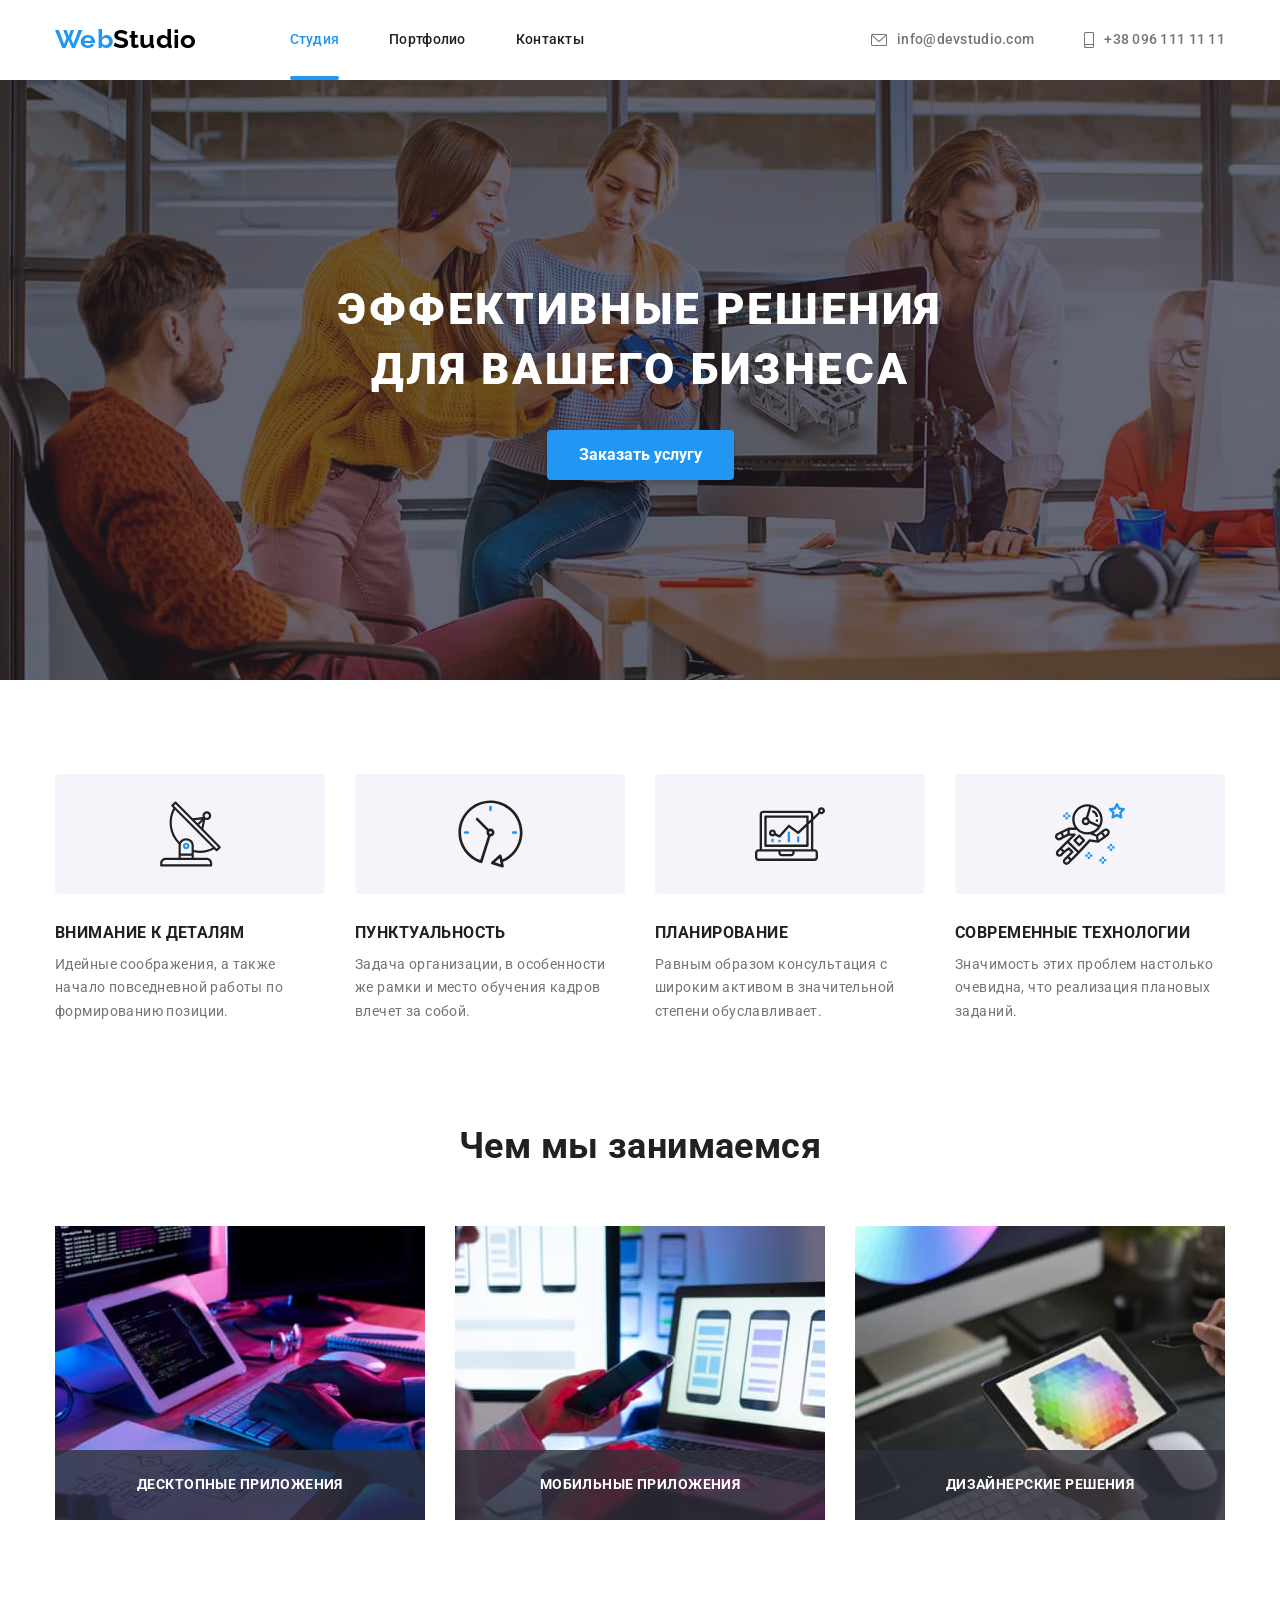
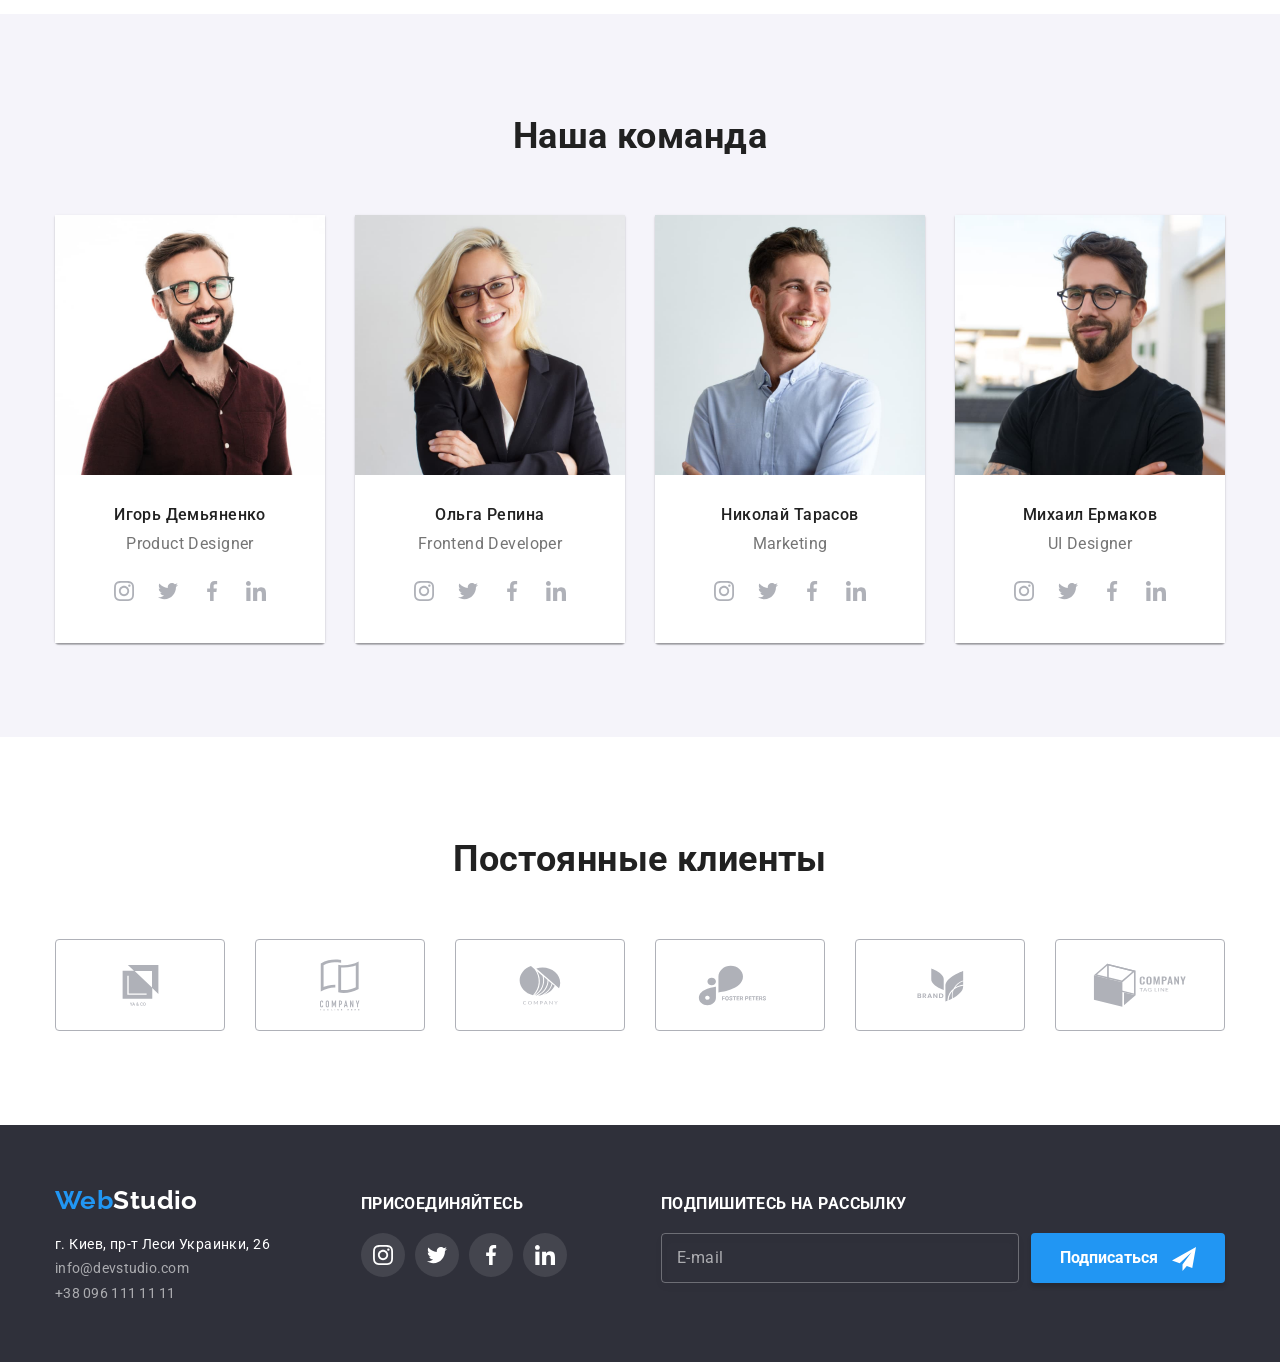
<file: index.html>
<!DOCTYPE html>
<html lang="ru">
  <head>
    <meta charset="UTF-8" />
    <meta http-equiv="X-UA-Compatible" content="IE=edge" />
    <meta name="viewport" content="width=device-width, initial-scale=1.0" />
    <link rel="preconnect" href="https://fonts.googleapis.com" />
    <link rel="preconnect" href="https://fonts.gstatic.com" crossorigin />
    <link
      href="https://fonts.googleapis.com/css2?family=Raleway:wght@700&family=Roboto:wght@400;500;700;900&display=swap"
      rel="stylesheet"
    />
    <link rel="stylesheet" href="https://cdnjs.cloudflare.com/ajax/libs/modern-normalize/1.1.0/modern-normalize.min.css" integrity="sha512-wpPYUAdjBVSE4KJnH1VR1HeZfpl1ub8YT/NKx4PuQ5NmX2tKuGu6U/JRp5y+Y8XG2tV+wKQpNHVUX03MfMFn9Q==" crossorigin="anonymous" referrerpolicy="no-referrer" />
    <link rel="stylesheet" href="./css/style.css">
    <title>Go IT. Д\З №4</title>
  </head>
  <body data-modal-no-scroll>
    <!-- header -->
    <header class="header">
      <div class="container">
        <nav class="header__nav nav">
          <a href="#" class="logo  link"><span>Web</span>Studio</a>
          <ul class="nav__links list">
            <li><a href="#" class="nav__link nav__link-active link">Студия</a></li>
            <li><a href="./portfolio.html" class="nav__link link">Портфолио</a></li>
            <li><a href="#footer" class="nav__link link">Контакты</a></li>
          </ul>
        </nav>
        <ul class="header__contacts contacts list">
          <li>
            <a href="mailto:info@devstudio.com" class="contacts__item link">
              <svg width="16" height="12">
                <use href="./img/sprites2.svg#icon-envelope"></use>
              </svg>
              <span>info@devstudio.com</span>
            </a>
          </li>
          <li>
            <a href="tel:+380961111111" class="contacts__item link">              
              <svg width="10" height="16">
                <use href="./img/sprites2.svg#icon-smartphone"></use>
              </svg>
              <span>+38 096 111 11 11</span>
            </a>
          </li>
        </ul>
      </div>
    </header>
    <!-- /header -->

    <!-- main -->
    <main class="content">
      
        <!-- section first-screen -->
        <section class="first-screen">
          <div class="container">
            <div class="wrapper">
              <h1 class="first-screen__title">
                Эффективные решения для вашего бизнеса
              </h1>
              <button data-modal-open type="button" class="first-screen__btn btn">
                Заказать услугу
              </button>
            </div>
          </div>
        </section>
        <!-- /section first-screen -->

        <!-- section advantages -->
        <section class="advantages">
          <div class="container">
            <h2 class="advantages__title">Приемущества</h2>
            <ul class="advantages__items list">
              <li class="advantages__item">
                <div class="advantages__icon">
                  <svg width="65" height="70" >
                    <use href="./img/sprites2.svg#icon-antenna"></use>
                  </svg>
                </div>
                <h3 class="advantages__subtitle">Внимание к деталям</h3>
                <p class="advantages__text">
                  Идейные соображения, а также начало повседневной работы по
                  формированию позиции.
                </p>
              </li>
              <li class="advantages__item">
                <div class="advantages__icon">
                  <svg width="67" height="70">
                    <use href="./img/sprites2.svg#icon-clock"></use>
                  </svg>
                </div>
                <h3 class="advantages__subtitle">Пунктуальность</h3>
                <p class="advantages__text">
                  Задача организации, в особенности же рамки и место обучения кадров
                  влечет за собой.
                </p>
              </li>
              <li class="advantages__item">
                <div class="advantages__icon">
                  <svg width="70" height="70">
                    <use href="./img/sprites2.svg#icon-diagram"></use>
                  </svg>
                </div>
                <h3 class="advantages__subtitle">Планирование</h3>
                <p class="advantages__text">
                  Равным образом консультация с широким активом в значительной
                  степени обуславливает.
                </p>
              </li>
              <li class="advantages__item">
                <div class="advantages__icon">
                  <svg width="70" height="70">
                    <use href="./img/sprites2.svg#icon-astronaut"></use>
                  </svg>
                </div>
                <h3 class="advantages__subtitle">Современные технологии</h3>
                <p class="advantages__text">
                  Значимость этих проблем настолько очевидна, что реализация
                  плановых заданий.
                </p>
              </li>
            </ul>
          </div>
        </section>
        <!-- /section advantages -->

        <!-- section work -->
        <section class="work">
          <div class="container">
            <h2 class="work__title title__section">Чем мы занимаемся</h2>
            <ul class="work__list list">
              <li class="work__item">
                <div class="box">
                  <img
                    class="work__img"
                    src="./img/desktop.jpg"
                    alt="Рабочее место. Стол, клавиатура, монитор"
                    width="370"
                    height="294"
                  />
                  <p>Десктопные Приложения</p>
                </div>

              </li>
              <li class="work__item">
                <div class="box">
                  <img
                    class="work__img"
                    src="./img/mobile.jpg"
                    alt="Рабочее место. Компьютер с изображением мобильной разработки"
                    width="370"
                    height="294"
                  />
                  <p>Мобильные приложения</p>
                </div>
              </li>
              <li class="work__item">
                <div class="box">
                  <img
                    class="work__img"
                    src="./img/design.jpg"
                    alt="Рабочий процесс. Работа дизайнера на планшете."
                    width="370"
                    height="294"
                  />
                  <p>Дизайнерские решения</p>
                </div>
              </li>
            </ul>
          </div>
        </section>
        <!-- /section work -->

        <!-- sectiom team -->
        <section class="team">
          <div class="container">
            <h2 class="team__title title__section">Наша команда</h2>
            <ul class="team__list list">
              <li class="team__item">
                <img
                  class="team__img"
                  src="./img/img-3.jpg"
                  alt="Фото Игоря Демьяненко"
                  width="270"
                  height="260"
                />
                <div class="box">
                  <h3 class="team__subtitle">Игорь Демьяненко</h3>
                  <p class="team__text">Product Designer</p>
                  <ul class="social-list list">
                    <li class="social-list__item">
                      <a href="#" class="social-link link">
                        <svg width="20" height="20">
                          <use href="./img/sprites2.svg#icon-instagram"></use>
                        </svg>
                      </a>
                    </li>
                    <li class="social-list__item">
                      <a href="#" class="social-link link">
                        <svg width="20" height="20">
                          <use href="./img/sprites2.svg#icon-twitter"></use>
                        </svg>
                      </a>
                    </li>
                    <li class="social-list__item">
                      <a href="#" class="social-link link">
                        <svg width="20" height="20">
                          <use href="./img/sprites2.svg#icon-facebook"></use>
                        </svg>
                      </a>
                    </li>
                    <li class="social-list__item">
                      <a href="#" class="social-link link">
                        <svg width="20" height="20">
                          <use href="./img/sprites2.svg#icon-linkedin"></use>
                        </svg>
                      </a>
                    </li>
                  </ul>
                </div>
              </li>
              <li class="team__item">
                <img
                  class="team__img"
                  src="./img/img-2.jpg"
                  alt="Фото Ольги Репиной"
                  width="270"
                  height="260"
                />
                <div class="box">
                  <h3 class="team__subtitle">Ольга Репина</h3>
                  <p class="team__text">Frontend Developer</p>
                  <ul class="social-list list">
                    <li class="social-list__item">
                      <a href="#" class="social-link link">
                        <svg width="20" height="20">
                          <use href="./img/sprites2.svg#icon-instagram"></use>
                        </svg>
                      </a>
                    </li>
                    <li class="social-list__item">
                      <a href="#" class="social-link link">
                        <svg width="20" height="20">
                          <use href="./img/sprites2.svg#icon-twitter"></use>
                        </svg>
                      </a>
                    </li>
                    <li class="social-list__item">
                      <a href="#" class="social-link link">
                        <svg width="20" height="20">
                          <use href="./img/sprites2.svg#icon-facebook"></use>
                        </svg>
                      </a>
                    </li>
                    <li class="social-list__item">
                      <a href="#" class="social-link link">
                        <svg width="20" height="20">
                          <use href="./img/sprites2.svg#icon-linkedin"></use>
                        </svg>
                      </a>
                    </li>
                  </ul>
                </div>
              </li>
              <li class="team__item">
                <img
                  class="team__img"
                  src="./img/img-1.jpg"
                  alt="Фото Николая Тарасова"
                  width="270"
                  height="260"
                />
                <div class="box">
                  <h3 class="team__subtitle">Николай Тарасов</h3>
                  <p class="team__text">Marketing</p>                  
                  <ul class="social-list list">
                    <li class="social-list__item">
                      <a href="#" class="social-link link">
                        <svg width="20" height="20">
                          <use href="./img/sprites2.svg#icon-instagram"></use>
                        </svg>
                      </a>
                    </li>
                    <li class="social-list__item">
                      <a href="#" class="social-link link">
                        <svg width="20" height="20">
                          <use href="./img/sprites2.svg#icon-twitter"></use>
                        </svg>
                      </a>
                    </li>
                    <li class="social-list__item">
                      <a href="#" class="social-link link">
                        <svg width="20" height="20">
                          <use href="./img/sprites2.svg#icon-facebook"></use>
                        </svg>
                      </a>
                    </li>
                    <li class="social-list__item">
                      <a href="#" class="social-link link">
                        <svg width="20" height="20">
                          <use href="./img/sprites2.svg#icon-linkedin"></use>
                        </svg>
                      </a>
                    </li>
                  </ul>
                </div>
              </li>
              <li class="team__item">
                <img
                  class="team__img"
                  src="./img/img.jpg"
                  alt="Фото Михаила Ермакова"
                  width="270"
                  height="260"
                />
                <div class="box">
                  <h3 class="team__subtitle">Михаил Ермаков</h3>
                  <p class="team__text">UI Designer</p>
                  <ul class="social-list list">
                    <li class="social-list__item">
                      <a href="#" class="social-link link">
                        <svg width="20" height="20">
                          <use href="./img/sprites2.svg#icon-instagram"></use>
                        </svg>
                      </a>
                    </li>
                    <li class="social-list__item">
                      <a href="#" class="social-link link">
                        <svg width="20" height="20">
                          <use href="./img/sprites2.svg#icon-twitter"></use>
                        </svg>
                      </a>
                    </li>
                    <li class="social-list__item">
                      <a href="#" class="social-link link">
                        <svg width="20" height="20">
                          <use href="./img/sprites2.svg#icon-facebook"></use>
                        </svg>
                      </a>
                    </li>
                    <li class="social-list__item">
                      <a href="#" class="social-link link">
                        <svg width="20" height="20">
                          <use href="./img/sprites2.svg#icon-linkedin"></use>
                        </svg>
                      </a>
                    </li>
                  </ul>
                </div>
              </li>
            </ul>
          </div>
        </section>
        <!-- /section team -->

        <!-- section clients -->
        <section class="clients">
          <div class="container">
            <h2 class="clients__title title__section">Постоянные клиенты</h2>
            <ul class="clients-list list">
              <li class="clients-list__item">
                <a href="#" class="clients-list__link link">
                  <svg width="41" height="47">
                    <use href="./img/sprites2.svg#icon-company1"></use>
                  </svg>
                </a>
              </li>
              <li class="clients-list__item">
                <a href="#" class="clients-list__link link">
                  <svg width="40" height="52">
                    <use href="./img/sprites2.svg#icon-company2"></use>
                  </svg>
                </a>
              </li>
              <li class="clients-list__item">
                <a href="#" class="clients-list__link link">
                  <svg width="44" height="42">
                    <use href="./img/sprites2.svg#icon-company3"></use>
                  </svg>
                </a>
              </li>
              <li class="clients-list__item">
                <a href="#" class="clients-list__link link">
                  <svg width="85" height="41">
                    <use href="./img/sprites2.svg#icon-company4"></use>
                  </svg>
                </a>
              </li>
              <li class="clients-list__item">
                <a href="#" class="clients-list__link link">
                  <svg width="63" height="46">
                    <use href="./img/sprites2.svg#icon-company5"></use>
                  </svg>
                </a>
              </li>
              <li class="clients-list__item">
                <a href="#" class="clients-list__link link">
                  <svg width="94" height="44">
                    <use href="./img/sprites2.svg#icon-company6"></use>
                  </svg>
                </a>
              </li>
            </ul>
          </div>
        </section>
        <!-- /section clients -->
    </main>
    <!-- /main -->

    <!-- footer -->
    <footer class="footer" id="footer">
      <div class="container">
        <div class="footer__address">
          <a href="#" class="logo  link"><span>Web</span>Studio</a>
          <address class="address">
            <a href="#" class="address__location  link">г. Киев, пр-т Леси Украинки, 26</a>
            <ul class="contacts list">
              <li>
                <a class="contacts__item  link" href="mailto:info@devstudio.com">info@devstudio.com</a>
              </li>
              <li>
                <a class="contacts__item  link" href="tel:+380961111111">+38 096 111 11 11</a>
              </li>
            </ul>
          </address>
        </div>
        <div class="footer__social social">
          <p>Присоединяйтесь</p>
          <ul class="social-list list">
            <li class="social-list__item">
              <a href="#" class="social-link link">
                <svg width="20" height="20">
                  <use href="./img/sprites2.svg#icon-instagram"></use>
                </svg>
              </a>
            </li>
            <li class="social-list__item">
              <a href="#" class="social-link link">
                <svg width="20" height="20">
                  <use href="./img/sprites2.svg#icon-twitter"></use>
                </svg>
              </a>
            </li>
            <li class="social-list__item">
              <a href="#" class="social-link link">
                <svg width="20" height="20">
                  <use href="./img/sprites2.svg#icon-facebook"></use>
                </svg>
              </a>
            </li>
            <li class="social-list__item">
              <a href="#" class="social-link link">
                <svg width="20" height="20">
                  <use href="./img/sprites2.svg#icon-linkedin"></use>
                </svg>
              </a>
            </li>
          </ul>
        </div>

        <!-- form -->
        <div class="footer__form">
          <p>Подпишитесь на рассылку</p>
          <form action="#" class="form-footer">
            <div class="form-footer__field">
              <input type="email" name="subscribe" placeholder="E-mail" id="subscribe" class="form-footer__input">
              <label for="subscribe">E-mail</label>
            </div>
            <div class="form__fild">
              <button type="submit" class="form-footer__btn btn">
                <span>Подписаться</span>
                <svg width="24" height="24" class="send">
                  <use href="./img/sprites2.svg#icon-send"></use>
                </svg>
              </button>
            </div>
          </form>
        </div>
      </div>
    </footer>
    <!-- /footer -->


    <!-- modal window -->
    <div data-modal class="bakdrop is-hidden">
      <div class="modal">
        <button data-modal-close type="button" class="close"></button>
        <strong>Оставьте свои данные, мы вам перезвоним</strong>
        <form action="#" class="form-modal">
          <label class="form-modal__label">
            <span>Имя</span>
            <input type="text" class="form-modal__input" name="name" id="text">
            <svg width="12" height="12" class="icon-name">
              <use href="./img/sprites2.svg#icon-name"></use>
            </svg>
          </label>


          <label class="form-modal__label">
            <span>Телефон</span>
            <input type="tel" class="form-modal__input" name="phone" id="tel">
            <svg width="13" height="13" class="icon-phone">
              <use href="./img/sprites2.svg#icon-phone"></use>
            </svg>
          </label>

          <label for="mail" class="form-modal__label">
            <span>Почта</span>
            <input type="email" class="form-modal__input" name="Email" id="mail">
            <svg width="15" height="12" class="icon-mail">
              <use href="./img/sprites2.svg#icon-mail"></use>
            </svg>
          </label>

          <label class="form-modal__label">
            <span>Комментарий</span>
            <textarea class="form-modal__text" id="textarea" name="mesSage" placeholder="Введите текст"></textarea>
          </label>

          <div class="form-modal__field">
            <input type="checkbox" class="form-modal__checkbox" id="checkbox">
            <label for="checkbox" class="form-modal__label">Соглашаюсь с рассылкой и принимаю <a href="#">Условия договора</a></label>
          </div>

          <button type="submit" class="form-modal__btn btn">Отправить</button></form>
      </div>
    </div>
    <!-- /modal window -->

  <script src="./js/modal.js"></script>
  </body>
</html>
</file>
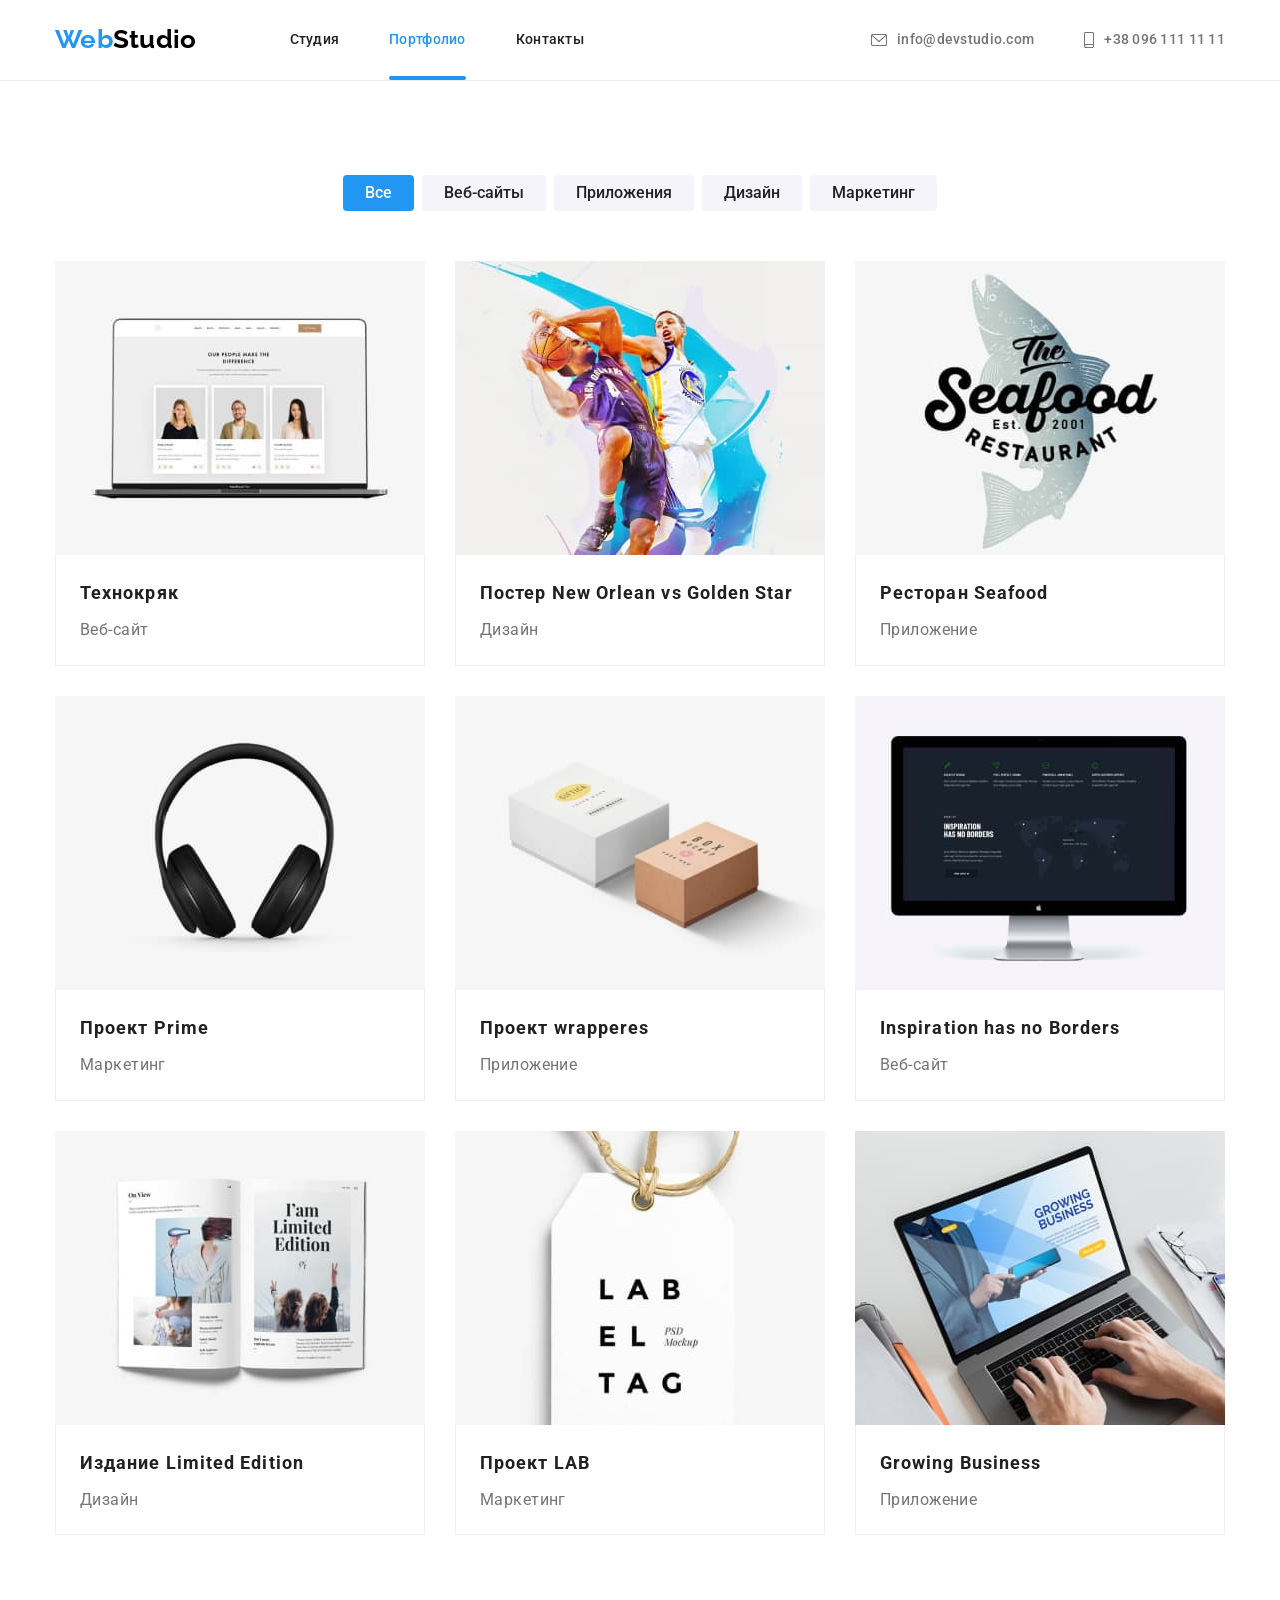
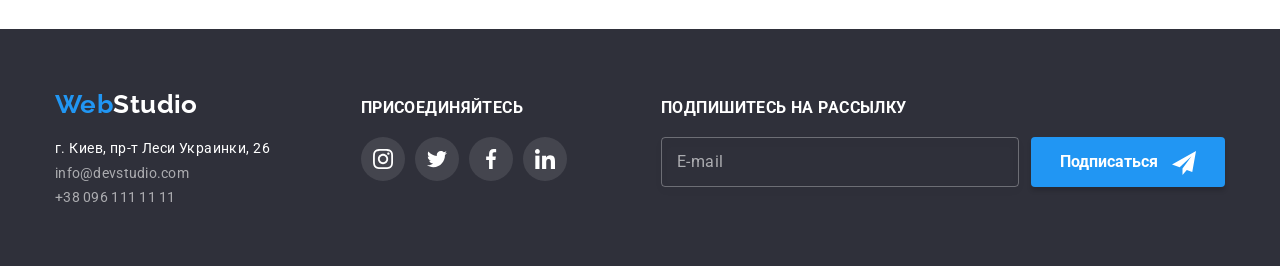
<file: portfolio.html>
<!DOCTYPE html>
<html lang="ru">
  <head>
    <meta charset="UTF-8" />
    <meta http-equiv="X-UA-Compatible" content="IE=edge" />
    <meta name="viewport" content="width=device-width, initial-scale=1.0" />
    <link rel="preconnect" href="https://fonts.googleapis.com" />
    <link rel="preconnect" href="https://fonts.gstatic.com" crossorigin />
    <link
      href="https://fonts.googleapis.com/css2?family=Raleway:wght@700&family=Roboto:wght@400;500;700;900&display=swap"
      rel="stylesheet"
    />
    <link rel="stylesheet" href="https://cdnjs.cloudflare.com/ajax/libs/modern-normalize/1.1.0/modern-normalize.min.css" integrity="sha512-wpPYUAdjBVSE4KJnH1VR1HeZfpl1ub8YT/NKx4PuQ5NmX2tKuGu6U/JRp5y+Y8XG2tV+wKQpNHVUX03MfMFn9Q==" crossorigin="anonymous" referrerpolicy="no-referrer" />
    <link rel="stylesheet" href="./css/style.css">
    <title>Go IT. Д\З №4</title>
  </head>
  <body>
    <!-- header -->
    <header class="header">
      <div class="container">
        <nav class="header__nav nav">
          <a href="#" class="logo  link"><span>Web</span>Studio</a>
          <ul class="nav__links list">
            <li><a href="./index.html" class="nav__link link">Студия</a></li>
            <li><a href="#" class="nav__link nav__link-active link">Портфолио</a></li>
            <li><a href="#footer" class="nav__link link">Контакты</a></li>
          </ul>
        </nav>
        <ul class="header__contacts contacts list">
          <li>
            <a href="mailto:info@devstudio.com" class="contacts__item link">
              <svg width="16" height="12">
                <use href="./img/sprites2.svg#icon-envelope"></use>
              </svg>
              <span>info@devstudio.com</span>
            </a>
          </li>
          <li>
            <a href="tel:+380961111111" class="contacts__item link">              
              <svg width="10" height="16">
                <use href="./img/sprites2.svg#icon-smartphone"></use>
              </svg>
              <span>+38 096 111 11 11</span>
            </a>
          </li>
        </ul>
      </div>
    </header>
    <!-- /header -->

    <!-- main -->
    <main class="content">
        <section class="section-portfolio">
          <div class="container">
            <h1 class="tittle">Портфолио</h1>
            <ul class="filter-list list">
              <li class="filter-list__item">
                <button type="button" class="filter-list__btn btn btn--active">Все</button>
              </li>
              <li class="filter-list__item">
                <button type="button" class="filter-list__btn btn">Веб-сайты</button>
              </li>
              <li class="filter-list__item">
                <button type="button" class="filter-list__btn btn">Приложения</button>
              </li>
              <li class="filter-list__item">
                <button type="button" class="filter-list__btn btn">Дизайн</button>
              </li>
              <li class="filter-list__item">
                <button type="button" class="filter-list__btn btn">Маркетинг</button>
              </li>
            </ul>

            <ul class="content-list list">
              <li class="item">
                <a href="#" class="item__link link">
                  <div class="wrapper">
                    <img src="./img/portfolio/img.jpg" alt="Отктырый ноутбук" class="item__img" width="370">
                    <p>Технокряк это современная площадка распространения коронавируса. Компании используют эту платформу для цифрового шпионажа и атак на защищённые сервера конкурентов.</p>
                  </div>
                  <div class="item__wrapper">
                    <h2 class="item__tittle">Технокряк</h2>
                    <p class="item__text">Веб-сайт</p>
                  </div>
                </a>
              </li>
              <li class="item">
                <a href="#" class="item__link link">
                  <div class="wrapper">
                    <img src="./img/portfolio/img(1).jpg" alt="Постер с баскетколистами" class="item__img" width="370">
                    <p>Технокряк это современная площадка распространения коронавируса. Компании используют эту платформу для цифрового шпионажа и атак на защищённые сервера конкурентов.</p>
                  </div>
                  <div class="item__wrapper">
                    <h2 class="item__tittle">Постер New Orlean vs Golden Star</h2>
                    <p class="item__text">Дизайн</p>
                  </div>
                </a>
              </li>
              <li class="item">
                <a href="#" class="item__link link">
                  <div class="wrapper">
                    <img src="./img/portfolio/img(2).jpg" alt="Эмблема ресторана" class="item__img" width="370">
                    <p>Технокряк это современная площадка распространения коронавируса. Компании используют эту платформу для цифрового шпионажа и атак на защищённые сервера конкурентов.</p>
                  </div>
                  <div class="item__wrapper">
                    <h2 class="item__tittle">Ресторан Seafood</h2>
                    <p class="item__text">Приложение</p>
                  </div>
                </a>
              </li>
              <li class="item">
                <a href="#" class="item__link link">
                  <div class="wrapper">
                    <img src="./img/portfolio/img(3).jpg" alt="Наушники" class="item__img" width="370">
                    <p>Технокряк это современная площадка распространения коронавируса. Компании используют эту платформу для цифрового шпионажа и атак на защищённые сервера конкурентов.</p>
                  </div>
                  <div class="item__wrapper">
                    <h2 class="item__tittle">Проект Prime</h2>
                    <p class="item__text">Маркетинг</p>
                  </div>
                </a>
              </li>
              <li class="item">
                <a href="#" class="item__link link">
                  <div class="wrapper">
                    <img src="./img/portfolio/img(4).jpg" alt="Две коробочки" class="item__img" width="370">
                    <p>Технокряк это современная площадка распространения коронавируса. Компании используют эту платформу для цифрового шпионажа и атак на защищённые сервера конкурентов.</p>
                  </div>
                  <div class="item__wrapper">
                    <h2 class="item__tittle">Проект wrapperes</h2>
                    <p class="item__text">Приложение</p>
                  </div>
                </a>
              </li>
              <li class="item">
                <a href="#" class="item__link link">
                  <div class="wrapper">
                    <img src="./img/portfolio/img(5).jpg" alt="Монитор Компьютера" class="item__img" width="370">
                    <p>Технокряк это современная площадка распространения коронавируса. Компании используют эту платформу для цифрового шпионажа и атак на защищённые сервера конкурентов.</p>
                  </div>
                  <div class="item__wrapper">
                    <h2 class="item__tittle">Inspiration has no Borders</h2>
                    <p class="item__text">Веб-сайт</p>
                  </div>
                </a>
              </li>
              <li class="item">
                <a href="#" class="item__link link">
                  <div class="wrapper">
                    <img src="./img/portfolio/img(6).jpg" alt="Журнал" class="item__img" width="370">
                    <p>Технокряк это современная площадка распространения коронавируса. Компании используют эту платформу для цифрового шпионажа и атак на защищённые сервера конкурентов.</p>
                  </div>
                  <div class="item__wrapper">
                    <h2 class="item__tittle">Издание Limited Edition</h2>
                    <p class="item__text">Дизайн</p>
                  </div>
                </a>
              </li>
              <li class="item">
                <a href="#" class="item__link link">
                  <div class="wrapper">
                    <img src="./img/portfolio/img(7).jpg" alt="Бирка проетка" class="item__img" width="370">
                    <p>Технокряк это современная площадка распространения коронавируса. Компании используют эту платформу для цифрового шпионажа и атак на защищённые сервера конкурентов.</p>
                  </div>
                  <div class="item__wrapper">
                    <h2 class="item__tittle">Проект LAB</h2>
                    <p class="item__text">Маркетинг</p>
                  </div>
                </a>
              </li>
              <li class="item">
                <a href="#" class="item__link link">
                  <div class="wrapper">
                    <img src="./img/portfolio/img(8).jpg" alt="Ноутбук на столе" class="item__img" width="370">
                    <p>Технокряк это современная площадка распространения коронавируса. Компании используют эту платформу для цифрового шпионажа и атак на защищённые сервера конкурентов.</p>
                  </div>
                  <div class="item__wrapper">
                    <h2 class="item__tittle">Growing Business</h2>
                    <p class="item__text">Приложение</p>
                  </div>
                </a>
              </li>
            </ul>
          </div>
        </section>
    </main>
    <!-- /main -->

    <!-- footer -->
    <footer class="footer" id="footer">
      <div class="container">
        <div class="footer__address">
          <a href="#" class="logo  link"><span>Web</span>Studio</a>
          <address class="address">
            <a href="#" class="address__location  link">г. Киев, пр-т Леси Украинки, 26</a>
            <ul class="contacts list">
              <li>
                <a class="contacts__item  link" href="mailto:info@devstudio.com">info@devstudio.com</a>
              </li>
              <li>
                <a class="contacts__item  link" href="tel:+380961111111">+38 096 111 11 11</a>
              </li>
            </ul>
          </address>
        </div>
        <div class="footer__social social">
          <p>Присоединяйтесь</p>
          <ul class="social-list list">
            <li class="social-list__item">
              <a href="#" class="social-link link">
                <svg width="20" height="20">
                  <use href="./img/sprites2.svg#icon-instagram"></use>
                </svg>
              </a>
            </li>
            <li class="social-list__item">
              <a href="#" class="social-link link">
                <svg width="20" height="20">
                  <use href="./img/sprites2.svg#icon-twitter"></use>
                </svg>
              </a>
            </li>
            <li class="social-list__item">
              <a href="#" class="social-link link">
                <svg width="20" height="20">
                  <use href="./img/sprites2.svg#icon-facebook"></use>
                </svg>
              </a>
            </li>
            <li class="social-list__item">
              <a href="#" class="social-link link">
                <svg width="20" height="20">
                  <use href="./img/sprites2.svg#icon-linkedin"></use>
                </svg>
              </a>
            </li>
          </ul>
        </div>

        <!-- form -->
        <div class="footer__form">
          <p>Подпишитесь на рассылку</p>
          <form action="#" class="form-footer">
            <div class="form-footer__field">
              <input type="email" name="subscribe" placeholder="E-mail" id="subscribe" class="form-footer__input">
              <label for="subscribe">E-mail</label>
            </div>
            <div class="form__fild">
              <button type="submit" class="form-footer__btn btn">
                <span>Подписаться</span>
                <svg width="24" height="24" class="send">
                  <use href="./img/sprites2.svg#icon-send"></use>
                </svg>
              </button>
            </div>
          </form>
        </div>
      </div>
    </footer>
    <!-- /footer -->
  </body>
</html>
</file>
<file: css/style.css>
:root {
  --primaryColor: #212121;
  --secondaryColor: #757575;
  --activeColor: #2196f3;
  --sectionBg: #2f303a;
  --btnBg: #f5f4fa;
  --colorText: #ffffff;
}
body {
  margin: 0;

  color: var(--primaryColor);

  font-family: Roboto, sans-serif;
  font-weight: 400;
  font-size: 14px;
  letter-spacing: 0.03em;
}
h1,
h2,
h3,
h4,
h5,
h6,
p {
  padding: 0;
  margin: 0;
}
img {
  max-width: 100%;
  height: auto;
  display: block;
}
.list {
  list-style: none;
  padding: 0;
  margin: 0;
}
.container {
  width: 1200px;
  margin: 0 auto;
  padding: 0 15px;
}
.link {
  text-decoration: none;
  color: var(--primaryColor);
}
.btn {
  color: var(--colorText);
  background-color: var(--activeColor);
  font-size: 16px;
  line-height: 1.9;
  font-weight: 700;

  border-radius: 4px;
  border: none;
  padding: 0;
  cursor: pointer;

  box-shadow: 0px 4px 4px rgba(0, 0, 0, 0.15);
  transition: color 0.25s cubic-bezier(0.4, 0, 0.2, 1),
    background-color 0.25s cubic-bezier(0.4, 0, 0.2, 1),
    box-shadow 0.25s cubic-bezier(0.4, 0, 0.2, 1);
}
.btn--active {
  color: var(--colorText) !important;
  background-color: var(--activeColor) !important;
}
.title__section {
  font-size: 36px;
  font-weight: 700;
  line-height: 1.6;
  text-align: center;
}

/* Шапка сайта */
.header,
.contacts__item {
  font-weight: 500;
  line-height: 1.14;
  letter-spacing: 0.02em;
}
.header .container {
  display: flex;
}

/* Навигация */
.logo {
  color: #000000;

  font-family: Raleway;
  font-weight: 700;
  font-size: 26px;
  line-height: 1.2;

  margin-right: 93px;
  padding: 24px 0px;
}
.logo span {
  color: var(--activeColor);
}
.nav {
  display: flex;
  align-items: center;
}
.nav__links {
  display: flex;
}
.nav__links li:not(:last-child) {
  margin-right: 50px;
}
.nav__link {
  position: relative;

  font-weight: 500;
  line-height: 1.14;
  letter-spacing: 0.02em;
  padding: 32px 0px;
  display: block;
  transition: color 0.25s cubic-bezier(0.4, 0, 0.2, 1);
}
.nav__link-active::after {
  content: "";

  position: absolute;
  bottom: 0;
  left: 0;

  width: 100%;
  height: 4px;
  background: #2196f3;
  border-radius: 2px;
}
.nav__link:hover,
.nav__link:focus,
.nav__link-active,
.address__location:hover,
.contacts .contacts__item:hover,
.contacts .contacts__item:focus,
.address__location:focus {
  color: var(--activeColor);
}

/* Контакты */
.contacts {
  display: flex;
  margin-left: auto;
}
.contacts__item {
  color: var(--secondaryColor);
  display: flex;
  align-items: center;
  padding: 32px 0;
  transition: color 0.25s cubic-bezier(0.4, 0, 0.2, 1);
}
.contacts__item svg {
  margin-right: 10px;
}
.contacts li:last-child {
  margin-left: 50px;
}
.header__contacts .contacts__item svg {
  fill: var(--secondaryColor);
  transition: fill 0.25s cubic-bezier(0.4, 0, 0.2, 1);
}
.header__contacts .contacts__item:hover svg,
.header__contacts .contacts__item:focus svg {
  fill: var(--activeColor);
}

/* --- Студия --- */

/* --- first-screen */

.first-screen {
  background-color: var(--sectionBg);
  background-image: linear-gradient(
      rgba(47, 48, 58, 0.4),
      rgba(47, 48, 58, 0.4)
    ),
    url(../img/bg.jpg);
  text-align: center;
  height: 600px;
  max-width: 1600px;
  margin: 0 auto;
}
.first-screen .container {
  display: flex;
  justify-content: center;
  align-items: center;
  height: 100%;
}
.wrapper {
  width: 696px;
}
.first-screen__title {
  color: var(--colorText);
  font-size: 44px;
  font-weight: 900;
  line-height: 1.36;
  letter-spacing: 0.06em;
  text-transform: uppercase;

  margin-bottom: 30px;
}
.first-screen__btn {
  padding: 10px 32px;
}
.first-screen__btn:hover {
  color: var(--activeColor);
  background-color: var(--btnBg);
}

/* --- advantages */

.advantages {
  padding-top: 94px;
  padding-bottom: 47px;
}
.advantages__title {
  font-size: 0px;
}
.advantages__items {
  display: flex;
}
.advantages__item {
  width: 270px;
}
.advantages__icon {
  display: flex;
  justify-content: center;
  align-items: center;
  margin-bottom: 30px;
  height: 120px;
  background-color: var(--btnBg);
  border-radius: 4px;
}

.advantages__item:not(:last-child) {
  margin-right: 30px;
}
.advantages__subtitle {
  color: var(--primaryColor);
  font-weight: 700;
  line-height: 1.14;
  text-transform: uppercase;
  margin-bottom: 10px;
}
.advantages__text {
  color: var(--secondaryColor);
  line-height: 1.7;
}

/* --- work */

.work {
  padding-top: 47px;
  padding-bottom: 94px;
}
.work__title {
  margin-bottom: 50px;
}
.work__list {
  display: flex;
  margin: -15px;
}
.work__item {
  margin: 15px;
}
.work__item .box {
  position: relative;
  width: 100%;
  height: 100%;
}
.work__item .box p {
  position: absolute;
  bottom: 0;

  display: flex;
  justify-content: center;
  align-items: center;

  font-weight: 700;
  font-size: 14px;
  line-height: 1.14;
  text-transform: uppercase;
  color: var(--colorText);

  width: 370px;
  height: 70px;
  background: rgba(47, 48, 58, 0.8);
}

/* --- team */

.team {
  background-color: var(--btnBg);
  padding: 94px 0px;
}
.team__title {
  margin-bottom: 50px;
}
.team__list {
  display: flex;
  margin: -15px;
}
.team__item {
  text-align: center;
  margin: 15px;
  box-shadow: 0px 1px 3px rgba(0, 0, 0, 0.12), 0px 1px 1px rgba(0, 0, 0, 0.14),
    0px 2px 1px rgba(0, 0, 0, 0.2);
  border-radius: 0px 0px 4px 4px;
}
.team__item .box {
  padding: 30px 32px;
  background-color: var(--colorText);
}
.team__subtitle {
  font-size: 16px;
  line-height: 1.19;
  font-weight: 500;
  margin-bottom: 10px;
}
.team__text {
  color: var(--secondaryColor);
  font-size: 16px;
  line-height: 1.2;
  margin-bottom: 16px;
}
.social-list {
  display: flex;
  justify-content: center;
  align-items: center;
}
.social-list__item a {
  width: 44px;
  height: 44px;
  border-radius: 50%;
  display: flex;
  justify-content: center;
  align-items: center;
  transition: color 0.25s cubic-bezier(0.4, 0, 0.2, 1),
    background-color 0.25s cubic-bezier(0.4, 0, 0.2, 1);
}
.social-list__item a:hover,
.social-list__item a:focus,
.footer .social-list__item a:hover,
.footer .social-list__item a:focus {
  background-color: var(--activeColor);
}
.social-list__item svg {
  fill: #afb1b8;
  transition: fill 0.25s cubic-bezier(0.4, 0, 0.2, 1);
}
.social-list .social-list__item a:hover svg,
.social-link:focus svg {
  fill: var(--colorText);
}
.clients-list {
  display: flex;
}

/* --- clients */

.clients {
  padding: 94px 0px;
}
.clients__title {
  margin-bottom: 50px;
}
.clients-list__item {
  width: 170px;
  height: 92px;
  border: 1px solid #afb1b8;
  border-radius: 4px;
}
.clients-list__item a {
  width: 100%;
  height: 100%;
  display: flex;
  justify-content: center;
  align-items: center;

  transition: border 0.25s cubic-bezier(0.4, 0, 0.2, 1);
}
.clients-list__item:hover,
.clients-list__link:focus {
  border: 1px solid var(--activeColor);
}
.clients-list__item svg {
  fill: #afb1b8;

  transition: fill 0.25s cubic-bezier(0.4, 0, 0.2, 1);
}
.clients-list .clients-list__item:hover svg,
.clients-list__link:focus svg {
  fill: var(--activeColor);

  transition: fill 0.25s cubic-bezier(0.4, 0, 0.2, 1);
}
.clients-list__item:not(:last-child) {
  margin-right: 30px;
}

/* --- Portfollio --- */

.section-portfolio {
  border-top: 1px solid #ececec;
  padding: 94px 0px;
}
.section-portfolio .tittle {
  font-size: 0;
}
.filter-list {
  display: flex;
  justify-content: center;

  margin-bottom: 50px;
}
.filter-list__item:not(:last-child) {
  margin-right: 8px;
}
.filter-list__btn {
  display: inline-block;
  color: var(--primaryColor);
  background-color: var(--btnBg);
  font-family: inherit;
  font-weight: 500;
  line-height: 1.5;
  text-align: center;
  box-shadow: none;
  padding: 6px 22px;
}
.filter-list__btn:hover,
.filter-list__btn:focus {
  background-color: var(--activeColor);
  color: var(--colorText);
  box-shadow: 0px 3px 1px rgba(0, 0, 0, 0.1), 0px 1px 2px rgba(0, 0, 0, 0.08),
    0px 2px 2px rgba(0, 0, 0, 0.12);
}
.filter-list__btn.btn-active {
  color: var(--colorText);
}
.content-list {
  display: flex;
  flex-wrap: wrap;
  margin: -15px;
}
.item {
  margin: 15px;
  transition: box-shadow 0.25s cubic-bezier(0.4, 0, 0.2, 1);
}
.item:hover {
  box-shadow: 0px 1px 1px rgba(0, 0, 0, 0.12), 0px 4px 4px rgba(0, 0, 0, 0.06),
    1px 4px 6px rgba(0, 0, 0, 0.16);
}
.item:hover .wrapper::before,
.item__link:focus .wrapper::before,
.item:hover .wrapper > p,
.item__link:focus .wrapper > p {
  opacity: 1;
  transform: translateY(0%);
  overflow: auto;
}
.item__link {
  display: inline-block;
  position: relative;
}
.item__link:focus {
  box-shadow: 0px 1px 1px rgba(0, 0, 0, 0.12), 0px 4px 4px rgba(0, 0, 0, 0.06),
    1px 4px 6px rgba(0, 0, 0, 0.16);
}
.item__link .wrapper {
  position: relative;
  width: 100%;
  height: 100%;
  overflow: hidden;
}
.item__link .wrapper::before {
  content: "";
  position: absolute;
  top: 0;
  right: 0;
  bottom: 100%;

  width: 100%;
  height: 100%;
  background-color: rgba(33, 150, 243, 0.9);
  opacity: 0;

  transform: translateY(100%);
  /* transition-property: opasity, transform; */
  transition: 0.25s linear;
}
.wrapper > p {
  position: absolute;
  top: 0;
  right: 0;

  width: 100%;
  height: 100%;
  padding: 60px 24px;
  font-size: 18px;
  line-height: 1.6;
  color: var(--colorText);

  opacity: 0;
  transform: translateY(100%);
  transition-property: opasity, transform;
  transition: 0.25s linear;
}

.item__wrapper {
  padding: 20px 24px;
  border-left: 1px solid #eeeeee;
  border-right: 1px solid #eeeeee;
  border-bottom: 1px solid #eeeeee;
}
.item__tittle {
  font-size: 18px;
  line-height: 2;
  letter-spacing: 0.06em;
  margin-bottom: 4px;
}
.item__text {
  color: var(--secondaryColor);

  font-size: 16px;
  line-height: 1.86;
}

/* --- Footer */

.footer {
  background-color: var(--sectionBg);
  padding: 60px 0px;
}
.footer .container {
  display: flex;
  align-items: baseline;
}
.footer .logo {
  color: var(--colorText);
  display: block;
  margin-bottom: 20px;
  padding: 0;
}
.footer__address {
  margin-right: 70px;
}
.address {
  font-style: normal;
}
.address__location {
  color: var(--colorText);
  margin-bottom: 9px;
  display: block;
}
.address .contacts {
  display: inline;
}
.address .contacts li:first-child {
  margin-bottom: 9px;
}
.address .contacts li:last-child {
  margin-left: 0px;
}
.address .contacts__item {
  color: rgba(255, 255, 255, 0.6);
  font-weight: 400;
  padding: 0;
}
.footer__social p,
.footer__form p {
  font-weight: 700;
  font-size: 16px;
  line-height: 1.14;
  color: var(--colorText);
  text-transform: uppercase;
  margin-bottom: 20px;
}
.footer .social-list__item svg {
  fill: var(--colorText);
}
.footer .social-list__item a {
  background-color: rgba(255, 255, 255, 0.1);
}
.footer .social-list__item:not(:last-child) {
  margin-right: 10px;
}

/* --- form-footer */
.footer__form {
  margin-left: auto;
}
.form-footer {
  display: flex;
}
.form-footer__field {
  position: relative;
}
.form-footer__input {
  width: 358px;
  height: 50px;
  background-color: transparent;
  border: 1px solid rgba(255, 255, 255, 0.3);
  filter: drop-shadow(0px 4px 4px rgba(0, 0, 0, 0.15));
  border-radius: 4px;
  padding-left: 16px;
  font-size: 16px;
  font-weight: 400;
  line-height: 1.25;
  color: rgba(255, 255, 255, 0.6);
}
.form-footer__input:focus + label,
.form-footer__input:not(:placeholder-shown) + label {
  transform: translateY(30px);
}
.form-footer__input:focus-visible {
  border-color: var(--activeColor);
  outline: var(--activeColor);
}
.form-footer label {
  position: absolute;
  top: 50%;
  left: 16px;
  transform: translateY(-50%);
  transition: transform 0.2s linear;

  font-size: 16px;
  line-height: 1.25;
  color: rgba(255, 255, 255, 0.6);
}
input.form-footer__input::placeholder {
  color: transparent;
}
.form-footer__btn,
.form-modal__btn {
  height: 50px;

  margin-left: 12px;
  padding: 0px 29px;
}
.form-footer__btn:hover,
.form-footer__btn:focus,
.form-modal__btn:hover,
.form-modal__btn:focus {
  color: var(--activeColor);
  background-color: var(--btnBg);
}
.form-footer__btn .send {
  fill: var(--colorText);
  vertical-align: middle;
  margin-left: 10px;

  transition: fill 0.25s cubic-bezier(0.4, 0, 0.2, 1);
}
.form-footer__btn:hover .send,
.form-footer__btn:focus .send {
  fill: var(--activeColor);
}

/* --- modal window */

.bakdrop {
  position: fixed;
  width: 100%;
  height: 100%;
  left: 0px;
  top: 0px;

  background: rgba(0, 0, 0, 0.2);
  transition: opacity 0.35s cubic-bezier(0.4, 0, 0.2, 1),
    visibility 0.35s cubic-bezier(0.4, 0, 0.2, 1);
}
.modal {
  position: absolute;
  top: 50%;
  left: 50%;

  padding: 40px;

  width: 528px;
  height: 581px;
  background-color: var(--colorText);
  box-shadow: 0px 1px 3px rgba(0, 0, 0, 0.12), 0px 1px 1px rgba(0, 0, 0, 0.14),
    0px 2px 1px rgba(0, 0, 0, 0.2);
  border-radius: 4px;

  transform: translate(-50%, -50%);
  transition: opacity 0.35s cubic-bezier(0.4, 0, 0.2, 1),
    visibility 0.35s cubic-bezier(0.4, 0, 0.2, 1);
}
.is-hidden {
  opacity: 0;
  visibility: hidden;
  pointer-events: none;
  transition: opacity 0.35s cubic-bezier(0.4, 0, 0.2, 1),
    visibility 0.35s cubic-bezier(0.4, 0, 0.2, 1);
}
.close {
  position: absolute;
  top: 8px;
  right: 8px;

  background-color: var(--colorText);
  border: 1px solid rgba(0, 0, 0, 0.1);
  width: 30px;
  height: 30px;
  border-radius: 50%;

  cursor: pointer;
}
.close:hover::after,
.close:focus::after,
.close:hover::before,
.close:focus::before {
  background: var(--activeColor);
}
.close:hover::after,
.close:focus::after {
  transform: rotate(-225deg);
}
.close:hover::before,
.close:focus::before {
  transform: rotate(225deg);
}
.close::after,
.close::before {
  content: "";
  position: absolute;
  top: 14px;
  left: 8px;

  height: 1px;
  width: 13px;
  background: #000;
  transition: transform 0.3s cubic-bezier(0.4, 0, 0.2, 1);
}
.close::after {
  transform: rotate(-45deg);
}
.close::before {
  transform: rotate(45deg);
}
.no-scroll {
  overflow: hidden;
}

/* --- form-modal */

.form-modal__input,
.form-modal__label,
.form-modal__btn {
  display: block;
}
.modal strong {
  display: block;
  font-size: 20px;
  line-height: 1.15;
  font-weight: 700;
  color: var(--primaryColor);
  margin-bottom: 12px;
}
.form-modal__label {
  position: relative;
  font-size: 12px;
  line-height: 1.17;
  color: var(--secondaryColor);
}
.form-modal__label:not(:last-child) {
  margin-bottom: 10px;
}
.form-modal__label:nth-child(4) {
  margin-bottom: 20px;
}
.form-modal__label span {
  display: block;
  margin-bottom: 4px;
}
.form-modal__input {
  width: 100%;
  height: 40px;
  border: 1px solid rgba(33, 33, 33, 0.2);
  border-radius: 4px;
  padding-left: 42px;
  transition: border-color 0.25s cubic-bezier(0.4, 0, 0.2, 1),
    outline 0.25s cubic-bezier(0.4, 0, 0.2, 1);
}
.form-modal__input:focus-visible + svg {
  fill: var(--activeColor);
}
.form-modal__input:focus-visible,
.form-modal__text:focus-visible {
  border-color: var(--activeColor);
  outline: var(--activeColor);
}
.icon-name,
.icon-phone,
.icon-mail {
  position: absolute;
  top: calc(50% + 4px);
  left: 15px;
  transition: fill 0.25s cubic-bezier(0.4, 0, 0.2, 1);
}
.form-modal__text {
  width: 100%;
  height: 120px;
  border: 1px solid rgba(33, 33, 33, 0.2);
  border-radius: 4px;
  resize: none;
  padding: 12px 16px;
  transition: border-color 0.25s cubic-bezier(0.4, 0, 0.2, 1);
}
.form-modal__text::placeholder {
  font-size: 14px;
  line-height: 0.9;
  letter-spacing: 0.01em;
  color: rgba(117, 117, 117, 0.5);
}
.form-modal__field {
  position: relative;
  display: flex;
  align-items: center;
  justify-content: center;
  margin-bottom: 30px;
}
.form-modal__checkbox {
  position: absolute;
  clip: rect(1px 1px 1px 1px);
  clip: rect(1px, 1px, 1px, 1px);
  padding: 0;
  border: 0;
  height: 1px;
  width: 1px;
  overflow: hidden;
}
.form-modal__checkbox:focus {
  border: var(--activeColor);
}
.form-modal__field .form-modal__label {
  margin-left: 8px;
  font-size: 14px;
  line-height: 1.7;
}
.form-modal__field .form-modal__label::before {
  content: "";
  position: absolute;
  top: 3px;
  left: -20px;
  display: block;
  width: 16px;
  height: 15px;
  cursor: pointer;
  background-image: url(../img/bd-check.svg);
  transition: background-image 0.25s cubic-bezier(0.4, 0, 0.2, 1);
}
.form-modal__field .form-modal__label a {
  color: var(--activeColor);
}
.form-modal__checkbox:checked + .form-modal__label::before {
  background-image: url(../img/icon-check.svg);
}
.form-modal__btn {
  width: 200px;
  margin: 0 auto;
  box-shadow: none;
}
.form-modal__btn:hover,
.form-modal__btn:active {
  border: 1px solid var(--activeColor);
  box-shadow: 0px 4px 4px rgba(0, 0, 0, 0.15);
}
</file>
